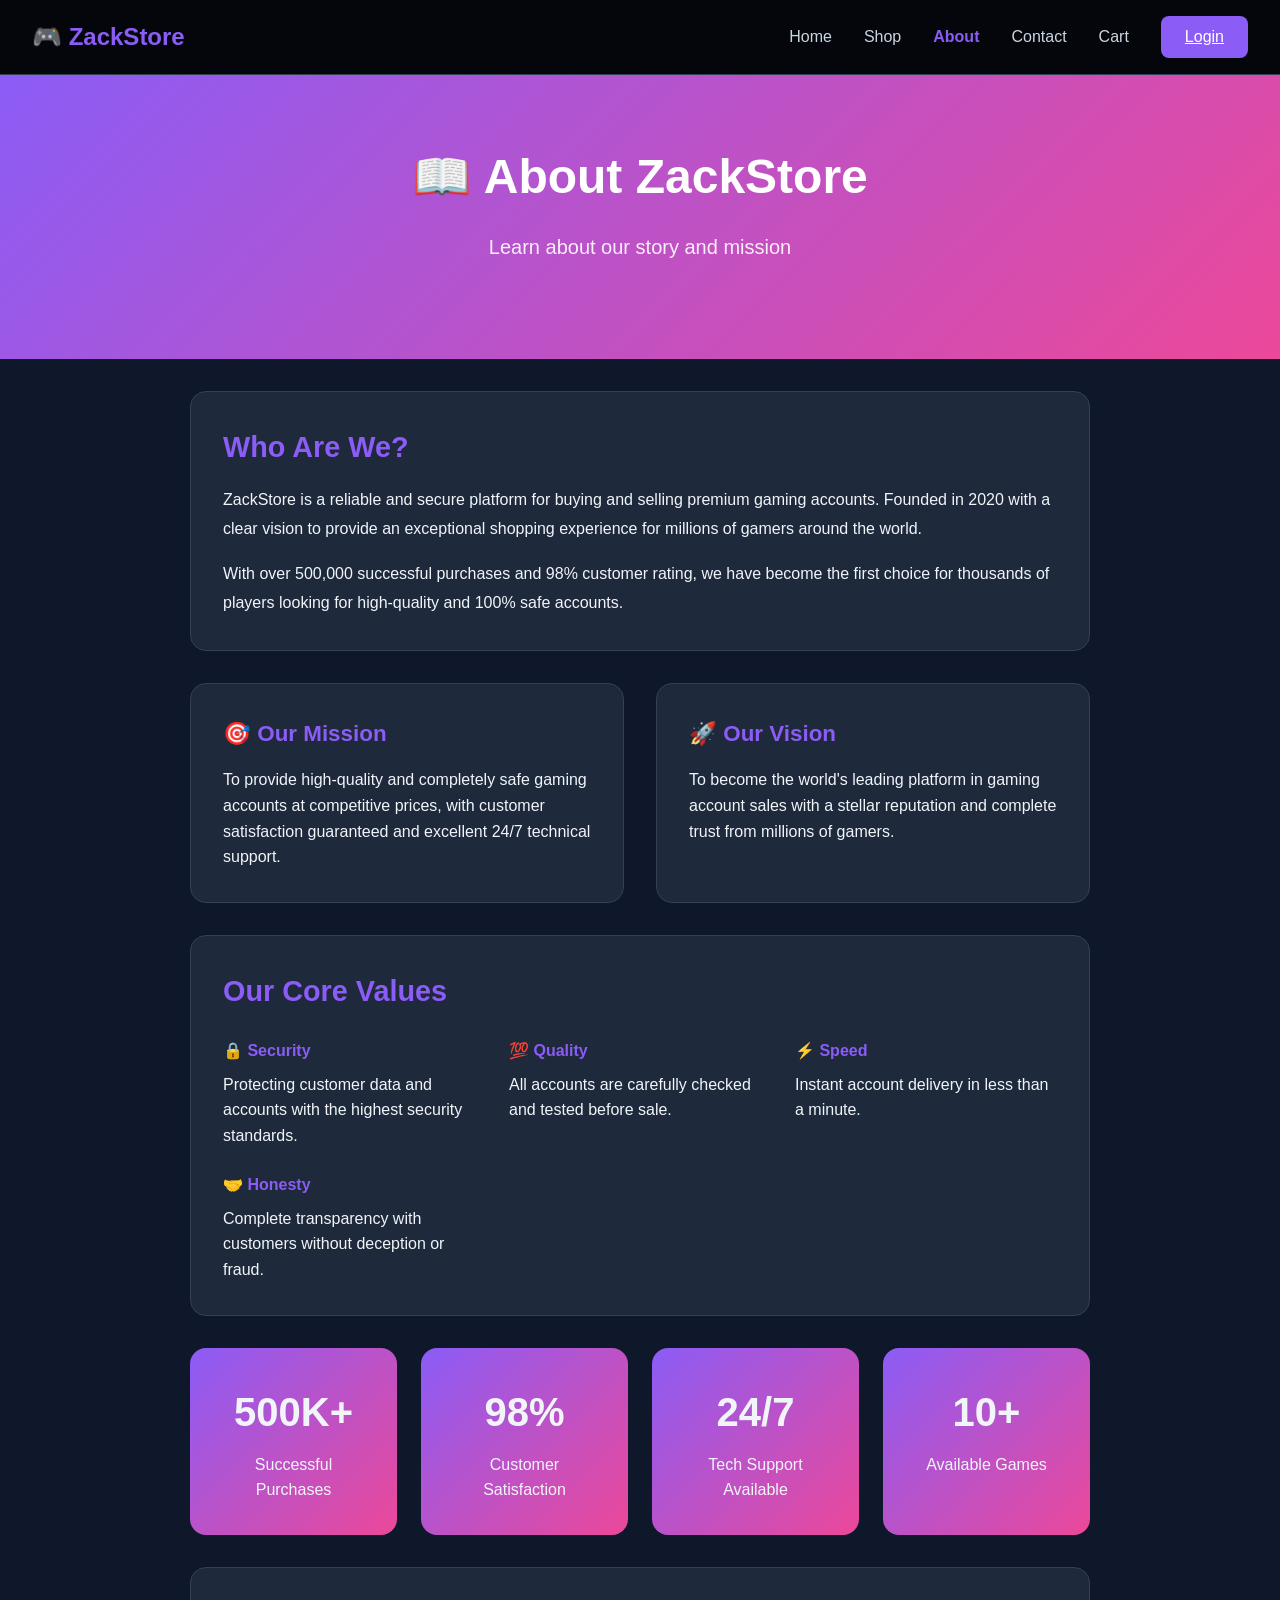
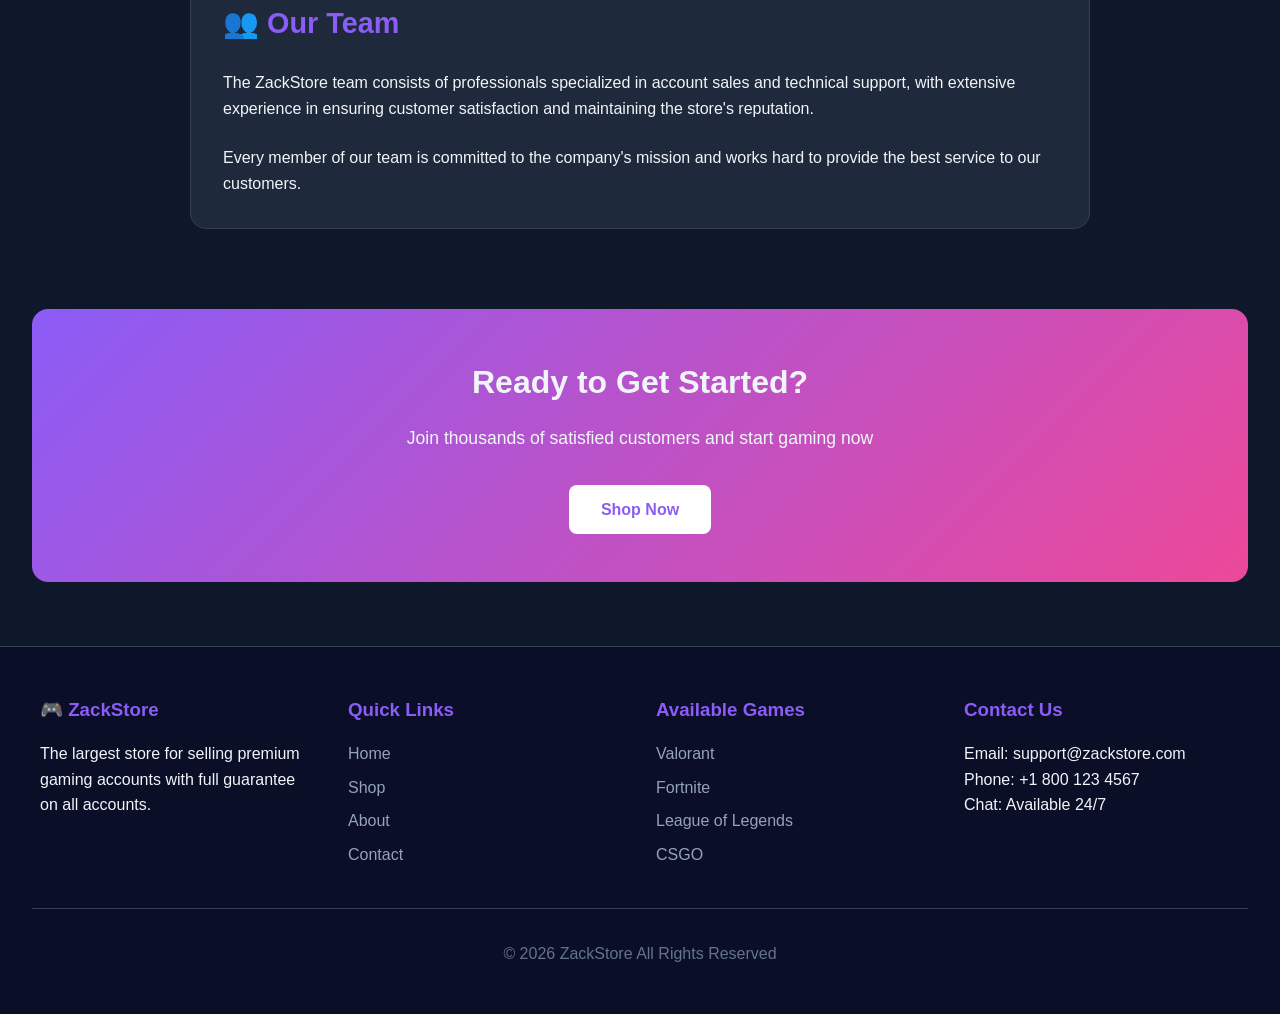
<file: about.html>
<!DOCTYPE html>
<html lang="en">
<head>
  <meta charset="UTF-8">
  <meta name="viewport" content="width=device-width, initial-scale=1.0">
  <title>About - ZackStore</title>
  <link rel="stylesheet" href="style.css">
</head>

<body>
  <!-- Navbar -->
  <nav class="navbar">
    <div class="navbar-brand">
      🎮 ZackStore
    </div>
    <div class="nav-menu">
      <a href="index.html" class="nav-link">Home</a>
      <a href="shop.html" class="nav-link">Shop</a>
      <a href="about.html" class="nav-link" style="color: var(--primary); font-weight: bold;">About</a>
      <a href="contact.html" class="nav-link">Contact</a>
      <a href="cart.html" class="nav-link">Cart</a>
      <a href="login.html" class="nav-btn">Login</a>
    </div>
  </nav>

  <!-- Page Header -->
  <section class="hero">
    <h1>📖 About ZackStore</h1>
    <p>Learn about our story and mission</p>
  </section>

  <!-- About Content -->
  <section class="container">
    <div style="max-width: 900px; margin: 0 auto;">
      
      <!-- Company Story -->
      <div style="background-color: var(--card-bg); padding: 2rem; border-radius: 1rem; border: 1px solid var(--border-color); margin-bottom: 2rem;">
        <h2 style="color: var(--primary); margin-bottom: 1rem; font-size: 1.8rem;">Who Are We?</h2>
        <p style="line-height: 1.8; margin-bottom: 1rem;">
          ZackStore is a reliable and secure platform for buying and selling premium gaming accounts. Founded in 2020 with a clear vision to provide an exceptional shopping experience for millions of gamers around the world.
        </p>
        <p style="line-height: 1.8;">
          With over 500,000 successful purchases and 98% customer rating, we have become the first choice for thousands of players looking for high-quality and 100% safe accounts.
        </p>
      </div>

      <!-- Mission & Vision -->
      <div style="display: grid; grid-template-columns: 1fr 1fr; gap: 2rem; margin-bottom: 2rem;">
        <div style="background-color: var(--card-bg); padding: 2rem; border-radius: 1rem; border: 1px solid var(--border-color);">
          <h3 style="color: var(--primary); margin-bottom: 1rem; font-size: 1.4rem;">🎯 Our Mission</h3>
          <p>
            To provide high-quality and completely safe gaming accounts at competitive prices, with customer satisfaction guaranteed and excellent 24/7 technical support.
          </p>
        </div>

        <div style="background-color: var(--card-bg); padding: 2rem; border-radius: 1rem; border: 1px solid var(--border-color);">
          <h3 style="color: var(--primary); margin-bottom: 1rem; font-size: 1.4rem;">🚀 Our Vision</h3>
          <p>
            To become the world's leading platform in gaming account sales with a stellar reputation and complete trust from millions of gamers.
          </p>
        </div>
      </div>

      <!-- Values -->
      <div style="background-color: var(--card-bg); padding: 2rem; border-radius: 1rem; border: 1px solid var(--border-color); margin-bottom: 2rem;">
        <h2 style="color: var(--primary); margin-bottom: 1.5rem; font-size: 1.8rem;">Our Core Values</h2>
        <div style="display: grid; grid-template-columns: repeat(auto-fit, minmax(200px, 1fr)); gap: 1.5rem;">
          <div>
            <h4 style="color: var(--primary); margin-bottom: 0.5rem;">🔒 Security</h4>
            <p>Protecting customer data and accounts with the highest security standards.</p>
          </div>
          <div>
            <h4 style="color: var(--primary); margin-bottom: 0.5rem;">💯 Quality</h4>
            <p>All accounts are carefully checked and tested before sale.</p>
          </div>
          <div>
            <h4 style="color: var(--primary); margin-bottom: 0.5rem;">⚡ Speed</h4>
            <p>Instant account delivery in less than a minute.</p>
          </div>
          <div>
            <h4 style="color: var(--primary); margin-bottom: 0.5rem;">🤝 Honesty</h4>
            <p>Complete transparency with customers without deception or fraud.</p>
          </div>
        </div>
      </div>

      <!-- Statistics -->
      <div style="display: grid; grid-template-columns: repeat(auto-fit, minmax(150px, 1fr)); gap: 1.5rem; margin-bottom: 2rem;">
        <div style="background: linear-gradient(135deg, #8b5cf6 0%, #ec4899 100%); padding: 2rem; border-radius: 1rem; text-align: center;">
          <div style="font-size: 2.5rem; font-weight: bold; margin-bottom: 0.5rem;">500K+</div>
          <div>Successful Purchases</div>
        </div>
        <div style="background: linear-gradient(135deg, #8b5cf6 0%, #ec4899 100%); padding: 2rem; border-radius: 1rem; text-align: center;">
          <div style="font-size: 2.5rem; font-weight: bold; margin-bottom: 0.5rem;">98%</div>
          <div>Customer Satisfaction</div>
        </div>
        <div style="background: linear-gradient(135deg, #8b5cf6 0%, #ec4899 100%); padding: 2rem; border-radius: 1rem; text-align: center;">
          <div style="font-size: 2.5rem; font-weight: bold; margin-bottom: 0.5rem;">24/7</div>
          <div>Tech Support Available</div>
        </div>
        <div style="background: linear-gradient(135deg, #8b5cf6 0%, #ec4899 100%); padding: 2rem; border-radius: 1rem; text-align: center;">
          <div style="font-size: 2.5rem; font-weight: bold; margin-bottom: 0.5rem;">10+</div>
          <div>Available Games</div>
        </div>
      </div>

      <!-- Team -->
      <div style="background-color: var(--card-bg); padding: 2rem; border-radius: 1rem; border: 1px solid var(--border-color);">
        <h2 style="color: var(--primary); margin-bottom: 1.5rem; font-size: 1.8rem;">👥 Our Team</h2>
        <p style="margin-bottom: 1.5rem;">
          The ZackStore team consists of professionals specialized in account sales and technical support, with extensive experience in ensuring customer satisfaction and maintaining the store's reputation.
        </p>
        <p>
          Every member of our team is committed to the company's mission and works hard to provide the best service to our customers.
        </p>
      </div>

    </div>
  </section>

  <!-- CTA Section -->
  <section style="background: linear-gradient(135deg, #8b5cf6 0%, #ec4899 100%); margin: 3rem 2rem; padding: 3rem; text-align: center; border-radius: 1rem;">
    <h2 style="font-size: 2rem; margin-bottom: 1rem;">Ready to Get Started?</h2>
    <p style="margin-bottom: 2rem; font-size: 1.1rem;">Join thousands of satisfied customers and start gaming now</p>
    <a href="shop.html" class="btn-primary">Shop Now</a>
  </section>

  <!-- Footer -->
  <footer class="footer">
    <div class="footer-content">
      <div class="footer-section">
        <h3>🎮 ZackStore</h3>
        <p>The largest store for selling premium gaming accounts with full guarantee on all accounts.</p>
      </div>
      <div class="footer-section">
        <h3>Quick Links</h3>
        <a href="index.html">Home</a>
        <a href="shop.html">Shop</a>
        <a href="about.html">About</a>
        <a href="contact.html">Contact</a>
      </div>
      <div class="footer-section">
        <h3>Available Games</h3>
        <a href="#">Valorant</a>
        <a href="#">Fortnite</a>
        <a href="#">League of Legends</a>
        <a href="#">CSGO</a>
      </div>
      <div class="footer-section">
        <h3>Contact Us</h3>
        <p>Email: support@zackstore.com</p>
        <p>Phone: +1 800 123 4567</p>
        <p>Chat: Available 24/7</p>
      </div>
    </div>
    <div class="footer-bottom">
      <p>&copy; 2026 ZackStore All Rights Reserved</p>
    </div>
  </footer>
</body>
</html>
</file>
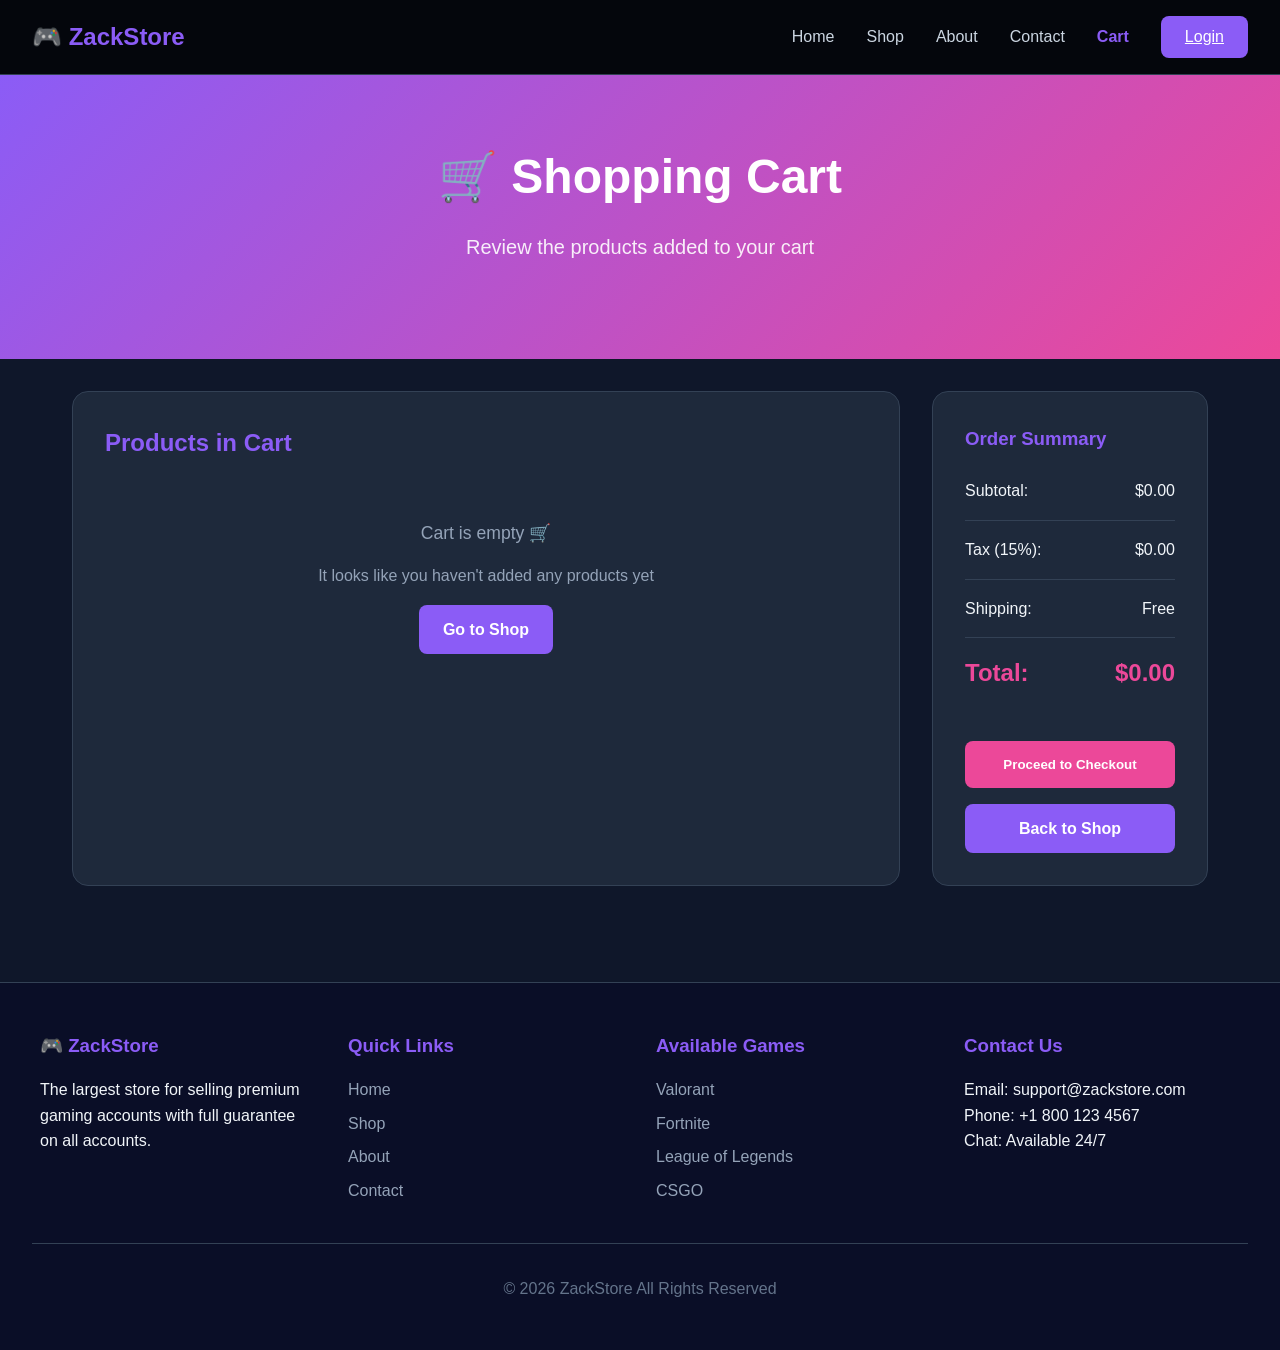
<file: cart.html>
<!DOCTYPE html>
<html lang="en">
<head>
  <meta charset="UTF-8">
  <meta name="viewport" content="width=device-width, initial-scale=1.0">
  <title>Cart - ZackStore</title>
  <link rel="stylesheet" href="style.css">
</head>

<body>
  <!-- Notification -->
  <div id="notification" class="notification"></div>

  <!-- Navbar -->
  <nav class="navbar">
    <div class="navbar-brand">
      🎮 ZackStore
    </div>
    <div class="nav-menu">
      <a href="index.html" class="nav-link">Home</a>
      <a href="shop.html" class="nav-link">Shop</a>
      <a href="about.html" class="nav-link">About</a>
      <a href="contact.html" class="nav-link">Contact</a>
      <a href="cart.html" class="nav-link" style="color: var(--primary); font-weight: bold;">Cart</a>
      <a href="login.html" class="nav-btn">Login</a>
    </div>
  </nav>

  <!-- Page Header -->
  <section class="hero">
    <h1>🛒 Shopping Cart</h1>
    <p>Review the products added to your cart</p>
  </section>

  <!-- Cart Content -->
  <section class="container">
    <div class="cart-container">
      <!-- Cart Items -->
      <div class="cart-items">
        <h2 style="color: var(--primary); margin-bottom: 1.5rem;">Products in Cart</h2>
        <div id="cartList">
          <div style="text-align: center; padding: 2rem; color: #94a3b8;">
            <p>Cart is empty</p>
            <a href="shop.html" class="btn-secondary" style="display: inline-block; margin-top: 1rem;">Go to Shop</a>
          </div>
        </div>
      </div>

      <!-- Cart Summary -->
      <div class="cart-summary">
        <h3 style="color: var(--primary); margin-bottom: 1.5rem;">Order Summary</h3>
        
        <div class="summary-row">
          <span>Subtotal:</span>
          <span id="subtotal">$0.00</span>
        </div>

        <div class="summary-row">
          <span>Tax (15%):</span>
          <span id="tax">$0.00</span>
        </div>

        <div class="summary-row">
          <span>Shipping:</span>
          <span id="shipping">Free</span>
        </div>

        <div class="summary-row total">
          <span>Total:</span>
          <span id="total">$0.00</span>
        </div>

        <button class="checkout-btn" onclick="checkout()">Proceed to Checkout</button>
        <a href="shop.html" class="btn-secondary" style="display: block; text-align: center; margin-top: 1rem;">Back to Shop</a>
      </div>
    </div>
  </section>

  <!-- Footer -->
  <footer class="footer">
    <div class="footer-content">
      <div class="footer-section">
        <h3>🎮 ZackStore</h3>
        <p>The largest store for selling premium gaming accounts with full guarantee on all accounts.</p>
      </div>
      <div class="footer-section">
        <h3>Quick Links</h3>
        <a href="index.html">Home</a>
        <a href="shop.html">Shop</a>
        <a href="about.html">About</a>
        <a href="contact.html">Contact</a>
      </div>
      <div class="footer-section">
        <h3>Available Games</h3>
        <a href="#">Valorant</a>
        <a href="#">Fortnite</a>
        <a href="#">League of Legends</a>
        <a href="#">CSGO</a>
      </div>
      <div class="footer-section">
        <h3>Contact Us</h3>
        <p>Email: support@zackstore.com</p>
        <p>Phone: +1 800 123 4567</p>
        <p>Chat: Available 24/7</p>
      </div>
    </div>
    <div class="footer-bottom">
      <p>&copy; 2026 ZackStore All Rights Reserved</p>
    </div>
  </footer>

  <script src="cart.js"></script>
</body>
</html>
</file>
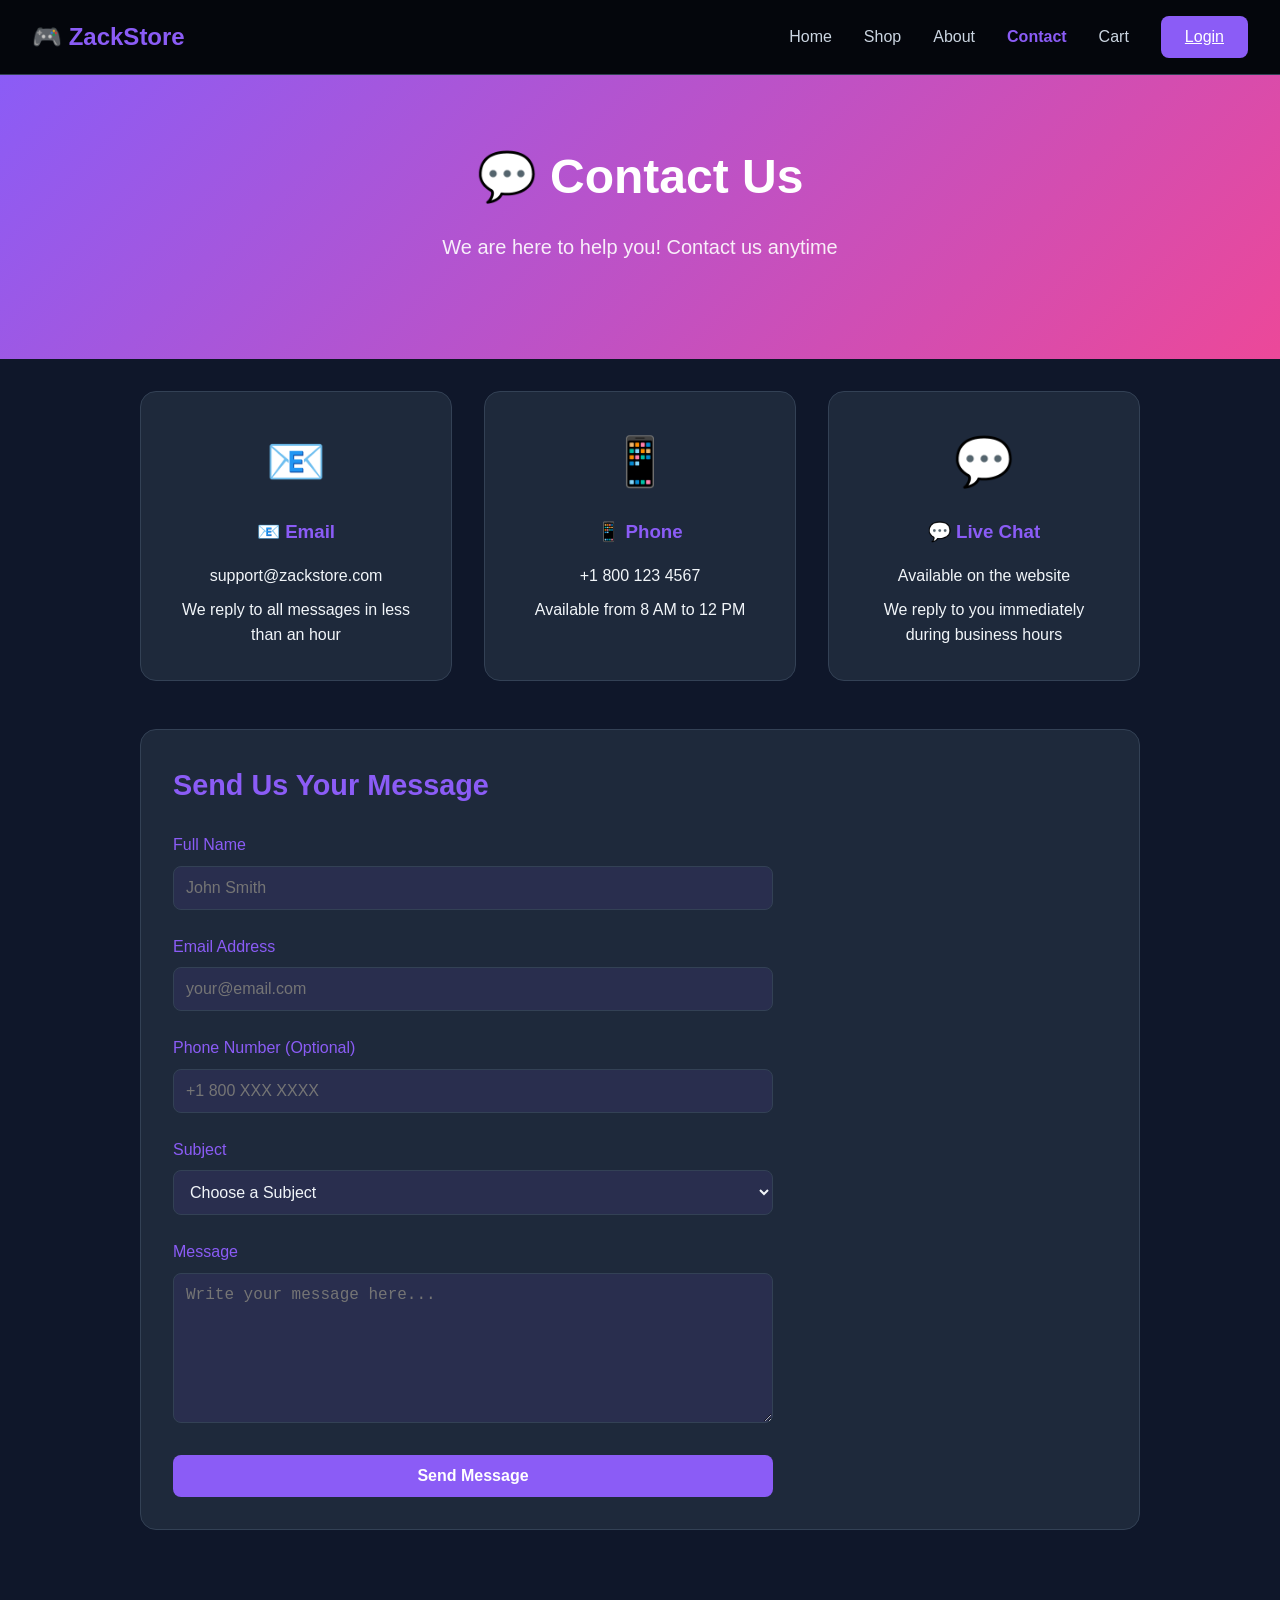
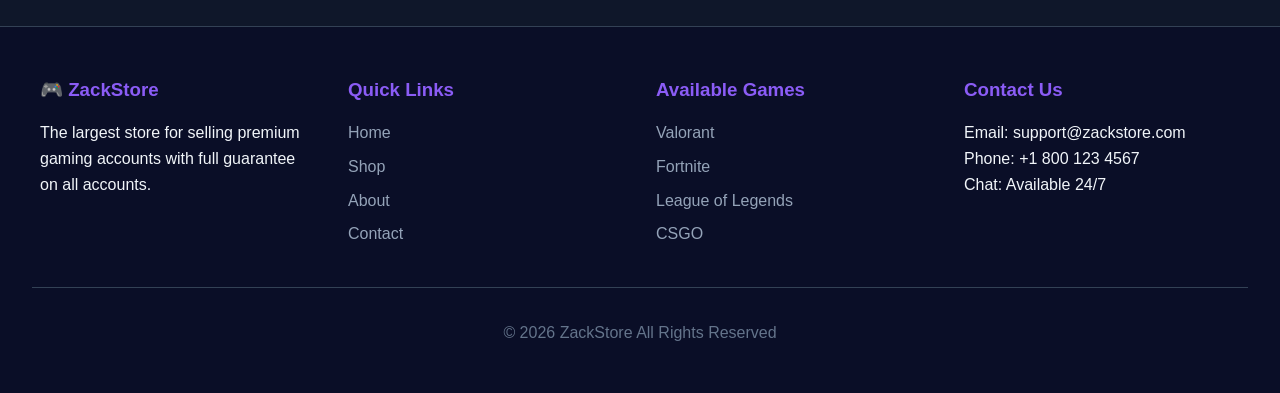
<file: contact.html>
<!DOCTYPE html>
<html lang="en">
<head>
  <meta charset="UTF-8">
  <meta name="viewport" content="width=device-width, initial-scale=1.0">
  <title>Contact - ZackStore</title>
  <link rel="stylesheet" href="style.css">
</head>

<body>
  <!-- Notification -->
  <div id="notification" class="notification"></div>

  <!-- Navbar -->
  <nav class="navbar">
    <div class="navbar-brand">
      🎮 ZackStore
    </div>
    <div class="nav-menu">
      <a href="index.html" class="nav-link">Home</a>
      <a href="shop.html" class="nav-link">Shop</a>
      <a href="about.html" class="nav-link">About</a>
      <a href="contact.html" class="nav-link" style="color: var(--primary); font-weight: bold;">Contact</a>
      <a href="cart.html" class="nav-link">Cart</a>
      <a href="login.html" class="nav-btn">Login</a>
    </div>
  </nav>

  <!-- Page Header -->
  <section class="hero">
    <h1>💬 Contact Us</h1>
    <p>We are here to help you! Contact us anytime</p>
  </section>

  <!-- Contact Content -->
  <section class="container">
    <div style="max-width: 1000px; margin: 0 auto;">
      
      <!-- Contact Info -->
      <div style="display: grid; grid-template-columns: repeat(auto-fit, minmax(250px, 1fr)); gap: 2rem; margin-bottom: 3rem;">
        
        <div style="background-color: var(--card-bg); padding: 2rem; border-radius: 1rem; border: 1px solid var(--border-color); text-align: center;">
          <div style="font-size: 3rem; margin-bottom: 1rem;">📧</div>
          <h3 style="color: var(--primary); margin-bottom: 1rem;">📧 Email</h3>
          <p style="margin-bottom: 0.5rem;">support@zackstore.com</p>
          <p>We reply to all messages in less than an hour</p>
        </div>

        <div style="background-color: var(--card-bg); padding: 2rem; border-radius: 1rem; border: 1px solid var(--border-color); text-align: center;">
          <div style="font-size: 3rem; margin-bottom: 1rem;">📱</div>
          <h3 style="color: var(--primary); margin-bottom: 1rem;">📱 Phone</h3>
          <p style="margin-bottom: 0.5rem;">+1 800 123 4567</p>
          <p>Available from 8 AM to 12 PM</p>
        </div>

        <div style="background-color: var(--card-bg); padding: 2rem; border-radius: 1rem; border: 1px solid var(--border-color); text-align: center;">
          <div style="font-size: 3rem; margin-bottom: 1rem;">💬</div>
          <h3 style="color: var(--primary); margin-bottom: 1rem;">💬 Live Chat</h3>
          <p style="margin-bottom: 0.5rem;">Available on the website</p>
          <p>We reply to you immediately during business hours</p>
        </div>

      </div>

      <!-- Contact Form -->
      <div style="background-color: var(--card-bg); padding: 2rem; border-radius: 1rem; border: 1px solid var(--border-color);">
        <h2 style="color: var(--primary); margin-bottom: 1.5rem; font-size: 1.8rem;">Send Us Your Message</h2>
        
        <form id="contactForm" style="max-width: 600px;">
          
          <div class="form-group">
            <label class="form-label">Full Name</label>
            <input type="text" class="form-input" placeholder="John Smith" required>
          </div>

          <div class="form-group">
            <label class="form-label">Email Address</label>
            <input type="email" class="form-input" placeholder="your@email.com" required>
          </div>

          <div class="form-group">
            <label class="form-label">Phone Number (Optional)</label>
            <input type="tel" class="form-input" placeholder="+1 800 XXX XXXX">
          </div>

          <div class="form-group">
            <label class="form-label">Subject</label>
            <select class="form-input" required>
              <option value="">Choose a Subject</option>
              <option value="support">Technical Support</option>
              <option value="complaint">Complaint or Issue</option>
              <option value="suggestion">Suggestion</option>
              <option value="sale">Sales Inquiry</option>
              <option value="other">Other</option>
            </select>
          </div>

          <div class="form-group">
            <label class="form-label">Message</label>
            <textarea class="form-textarea" placeholder="Write your message here..." required></textarea>
          </div>

          <button type="submit" class="btn-secondary" style="width: 100%; padding: 0.75rem; cursor: pointer;">Send Message</button>
        </form>
      </div>

      
    </div>
  </section>

  <!-- Footer -->
  <footer class="footer">
    <div class="footer-content">
      <div class="footer-section">
        <h3>🎮 ZackStore</h3>
        <p>The largest store for selling premium gaming accounts with full guarantee on all accounts.</p>
      </div>
      <div class="footer-section">
        <h3>Quick Links</h3>
        <a href="index.html">Home</a>
        <a href="shop.html">Shop</a>
        <a href="about.html">About</a>
        <a href="contact.html">Contact</a>
      </div>
      <div class="footer-section">
        <h3>Available Games</h3>
        <a href="#">Valorant</a>
        <a href="#">Fortnite</a>
        <a href="#">League of Legends</a>
        <a href="#">CSGO</a>
      </div>
      <div class="footer-section">
        <h3>Contact Us</h3>
        <p>Email: support@zackstore.com</p>
        <p>Phone: +1 800 123 4567</p>
        <p>Chat: Available 24/7</p>
      </div>
    </div>
    <div class="footer-bottom">
      <p>&copy; 2026 ZackStore All Rights Reserved</p>
    </div>
  </footer>

  <script>
    document.getElementById('contactForm').addEventListener('submit', function(e) {
      e.preventDefault();
      showNotif('Your message has been sent successfully! We will reply to you soon');
      this.reset();
    });

    function showNotif(msg) {
      const notif = document.getElementById('notification');
      notif.innerText = msg;
      notif.classList.add('show');
      setTimeout(() => notif.classList.remove('show'), 3000);
    }
  </script>
</body>
</html>
</file>
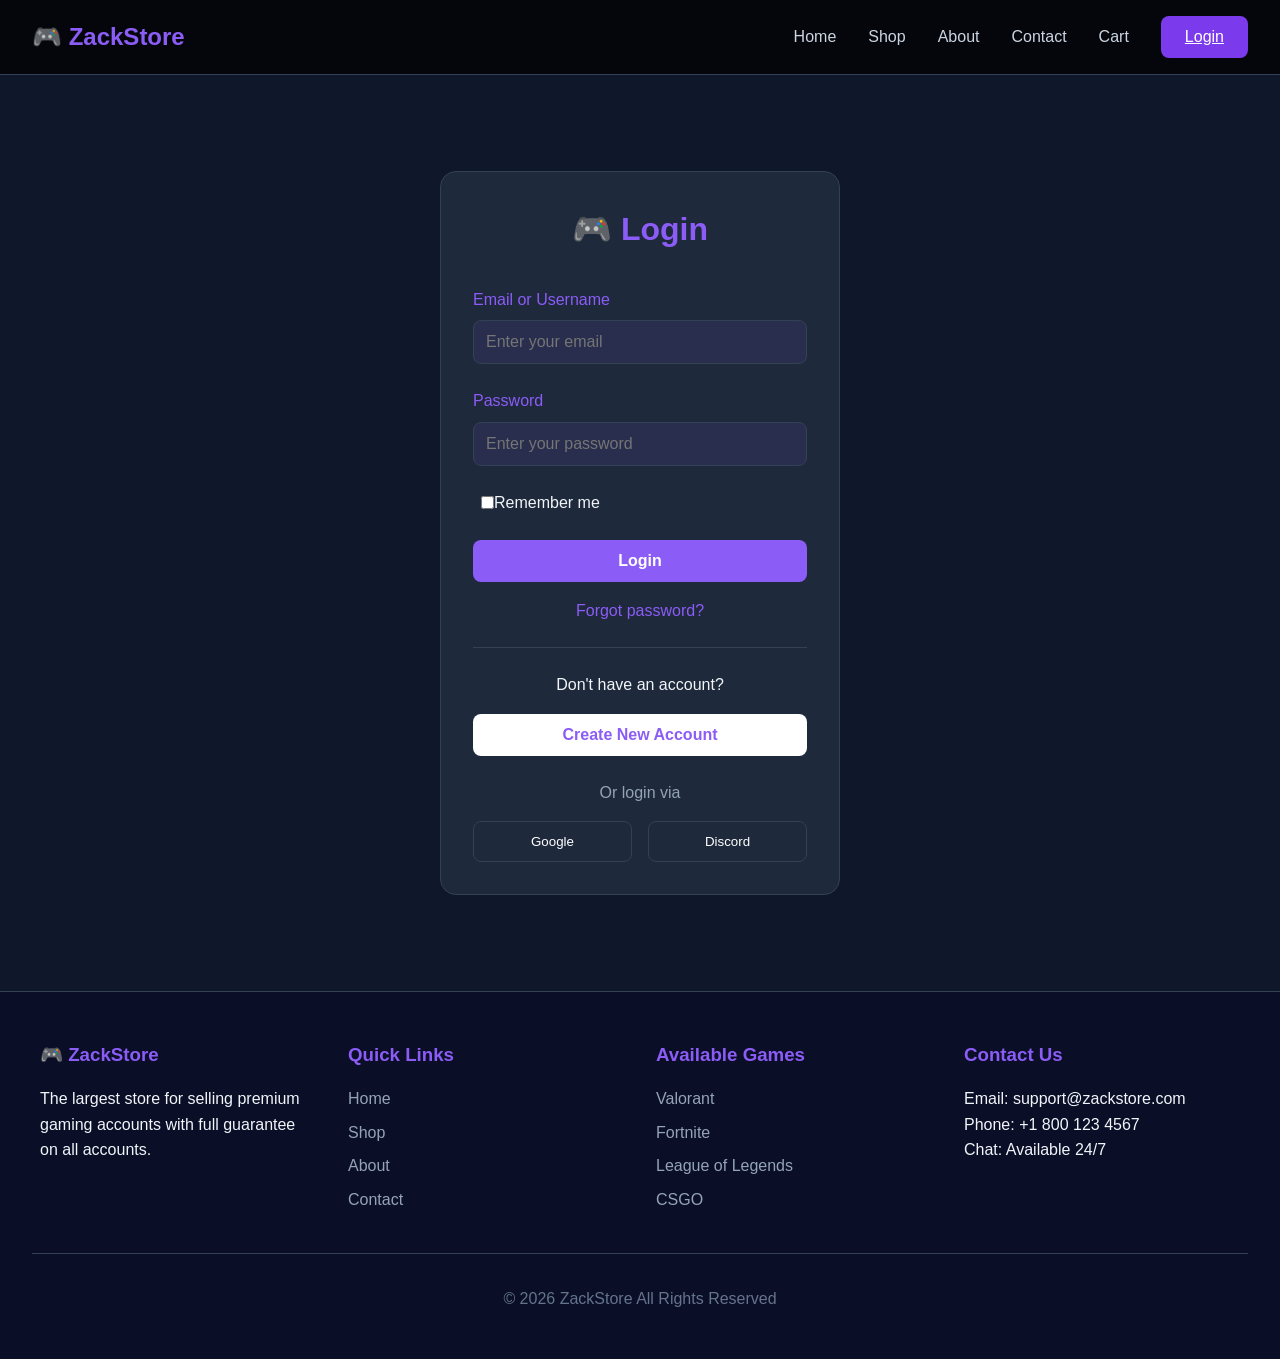
<file: login.html>
<!DOCTYPE html>
<html lang="en">
<head>
  <meta charset="UTF-8">
  <meta name="viewport" content="width=device-width, initial-scale=1.0">
  <title>Login - ZackStore</title>
  <link rel="stylesheet" href="style.css">
</head>

<body>
  <!-- Notification -->
  <div id="notification" class="notification"></div>

  <!-- Navbar -->
  <nav class="navbar">
    <div class="navbar-brand">
      🎮 ZackStore
    </div>
    <div class="nav-menu">
      <a href="index.html" class="nav-link">Home</a>
      <a href="shop.html" class="nav-link">Shop</a>
      <a href="about.html" class="nav-link">About</a>
      <a href="contact.html" class="nav-link">Contact</a>
      <a href="cart.html" class="nav-link">Cart</a>
      <a href="login.html" class="nav-btn" style="background-color: var(--primary-dark);">Login</a>
    </div>
  </nav>

  <!-- Login Container -->
  <section class="container">
    <div class="login-container">
      <h1 class="login-title">🎮 Login</h1>

      <!-- Login Form -->
      <form id="loginForm">
        <div class="form-group">
          <label class="form-label">Email or Username</label>
          <input type="text" class="form-input" placeholder="Enter your email" required>
        </div>

        <div class="form-group">
          <label class="form-label">Password</label>
          <input type="password" class="form-input" placeholder="Enter your password" required>
        </div>

        <div style="display: flex; align-items: center; margin-bottom: 1.5rem;">
          <input type="checkbox" id="remember" style="margin-left: 0.5rem; cursor: pointer;">
          <label for="remember" style="cursor: pointer;">Remember me</label>
        </div>

        <button type="submit" class="btn-secondary" style="width: 100%; padding: 0.75rem; cursor: pointer;">Login</button>
      </form>

      <!-- Links -->
      <div class="login-link">
        <a href="#">Forgot password?</a>
      </div>

      <hr style="border: none; border-top: 1px solid var(--border-color); margin: 1.5rem 0;">

      <!-- Sign Up Link -->
      <p style="text-align: center; margin-bottom: 1rem;">Don't have an account?</p>
      <button type="button" class="btn-primary" style="width: 100%; padding: 0.75rem; text-decoration: none;" onclick="location.href='signup.html'">Create New Account</button>

      <!-- Social Login -->
      <div style="margin-top: 1.5rem; text-align: center;">
        <p style="color: #94a3b8; margin-bottom: 1rem;">Or login via</p>
        <div style="display: grid; grid-template-columns: 1fr 1fr; gap: 1rem;">
          <button type="button" style="background-color: var(--card-bg); border: 1px solid var(--border-color); padding: 0.75rem; border-radius: 0.5rem; color: white; cursor: pointer; transition: all 0.3s ease;" onmouseover="this.style.borderColor='var(--primary)'" onmouseout="this.style.borderColor='var(--border-color)'">
            Google
          </button>
          <button type="button" style="background-color: var(--card-bg); border: 1px solid var(--border-color); padding: 0.75rem; border-radius: 0.5rem; color: white; cursor: pointer; transition: all 0.3s ease;" onmouseover="this.style.borderColor='var(--primary)'" onmouseout="this.style.borderColor='var(--border-color)'">
            Discord
          </button>
        </div>
      </div>

    </div>
  </section>

  <!-- Footer -->
  <footer class="footer" style="margin-top: auto;">
    <div class="footer-content">
      <div class="footer-section">
        <h3>🎮 ZackStore</h3>
        <p>The largest store for selling premium gaming accounts with full guarantee on all accounts.</p>
      </div>
      <div class="footer-section">
        <h3>Quick Links</h3>
        <a href="index.html">Home</a>
        <a href="shop.html">Shop</a>
        <a href="about.html">About</a>
        <a href="contact.html">Contact</a>
      </div>
      <div class="footer-section">
        <h3>Available Games</h3>
        <a href="#">Valorant</a>
        <a href="#">Fortnite</a>
        <a href="#">League of Legends</a>
        <a href="#">CSGO</a>
      </div>
      <div class="footer-section">
        <h3>Contact Us</h3>
        <p>Email: support@zackstore.com</p>
        <p>Phone: +1 800 123 4567</p>
        <p>Chat: Available 24/7</p>
      </div>
    </div>
    <div class="footer-bottom">
      <p>&copy; 2026 ZackStore All Rights Reserved</p>
    </div>
  </footer>

  <script>
    document.getElementById('loginForm').addEventListener('submit', function(e) {
      e.preventDefault();
      showNotif('You have logged in successfully!');
      setTimeout(() => {
        window.location.href = 'index.html';
      }, 2000);
    });

    function showNotif(msg) {
      const notif = document.getElementById('notification');
      notif.innerText = msg;
      notif.classList.add('show');
      setTimeout(() => notif.classList.remove('show'), 3000);
    }
  </script>
</body>
</html>
</file>
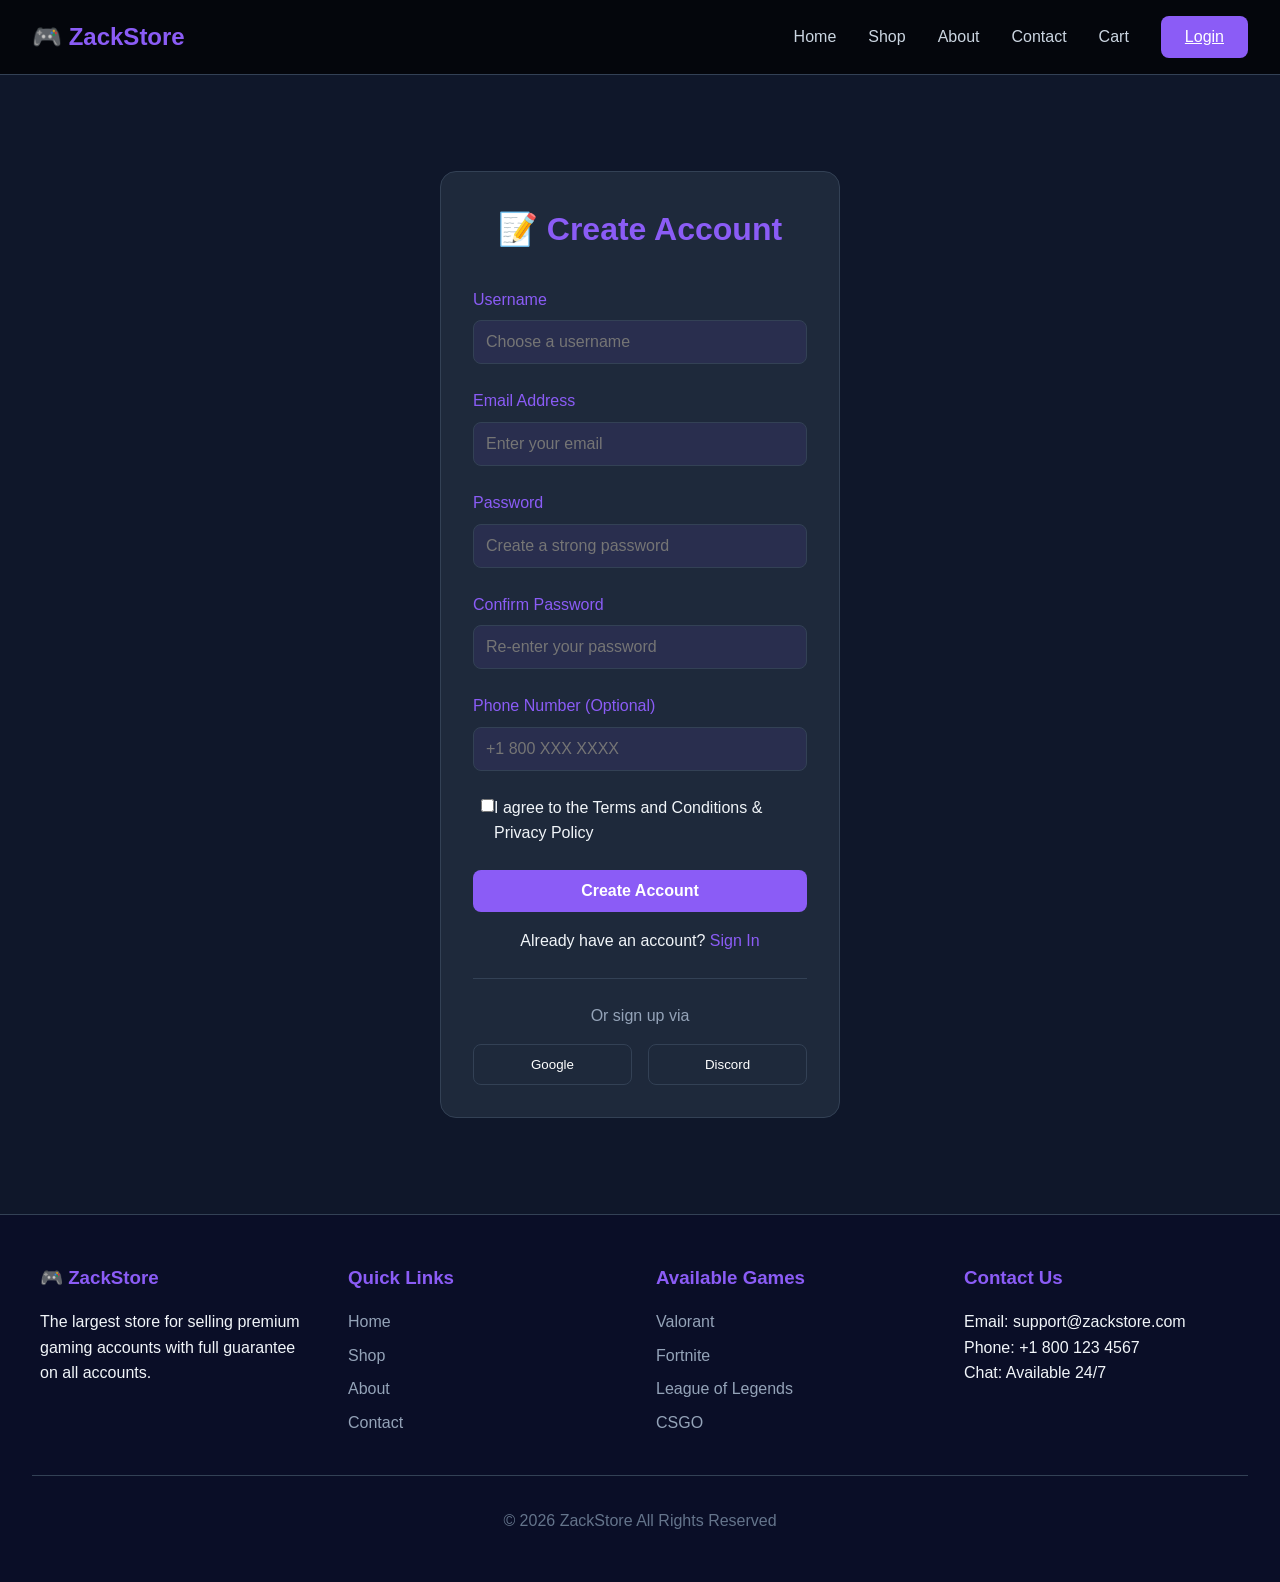
<file: signup.html>
<!DOCTYPE html>
<html lang="en">
<head>
  <meta charset="UTF-8">
  <meta name="viewport" content="width=device-width, initial-scale=1.0">
  <title>Sign Up - ZackStore</title>
  <link rel="stylesheet" href="style.css">
</head>

<body>
  <!-- Notification -->
  <div id="notification" class="notification"></div>

  <!-- Navbar -->
  <nav class="navbar">
    <div class="navbar-brand">
      🎮 ZackStore
    </div>
    <div class="nav-menu">
      <a href="index.html" class="nav-link">Home</a>
      <a href="shop.html" class="nav-link">Shop</a>
      <a href="about.html" class="nav-link">About</a>
      <a href="contact.html" class="nav-link">Contact</a>
      <a href="cart.html" class="nav-link">Cart</a>
      <a href="login.html" class="nav-btn">Login</a>
    </div>
  </nav>

  <!-- Signup Container -->
  <section class="container">
    <div class="login-container">
      <h1 class="login-title">📝 Create Account</h1>

      <!-- Signup Form -->
      <form id="signupForm">
        
        <div class="form-group">
          <label class="form-label">Username</label>
          <input type="text" class="form-input" placeholder="Choose a username" required>
        </div>

        <div class="form-group">
          <label class="form-label">Email Address</label>
          <input type="email" class="form-input" placeholder="Enter your email" required>
        </div>

        <div class="form-group">
          <label class="form-label">Password</label>
          <input type="password" class="form-input" placeholder="Create a strong password" required>
        </div>

        <div class="form-group">
          <label class="form-label">Confirm Password</label>
          <input type="password" class="form-input" placeholder="Re-enter your password" required>
        </div>

        <div class="form-group">
          <label class="form-label">Phone Number (Optional)</label>
          <input type="tel" class="form-input" placeholder="+1 800 XXX XXXX">
        </div>

        <div style="display: flex; align-items: flex-start; margin-bottom: 1.5rem;">
          <input type="checkbox" id="terms" style="margin-left: 0.5rem; cursor: pointer; margin-top: 0.25rem;" required>
          <label for="terms" style="cursor: pointer;">I agree to the Terms and Conditions & Privacy Policy</label>
        </div>

        <button type="submit" class="btn-secondary" style="width: 100%; padding: 0.75rem; cursor: pointer;">Create Account</button>
      </form>

      <!-- Links -->
      <div class="login-link">
        <p style="margin-top: 1rem;">Already have an account? <a href="login.html">Sign In</a></p>
      </div>

      <hr style="border: none; border-top: 1px solid var(--border-color); margin: 1.5rem 0;">

      <!-- Social Signup -->
      <div style="margin-top: 1.5rem; text-align: center;">
        <p style="color: #94a3b8; margin-bottom: 1rem;">Or sign up via</p>
        <div style="display: grid; grid-template-columns: 1fr 1fr; gap: 1rem;">
          <button type="button" style="background-color: var(--card-bg); border: 1px solid var(--border-color); padding: 0.75rem; border-radius: 0.5rem; color: white; cursor: pointer; transition: all 0.3s ease;" onmouseover="this.style.borderColor='var(--primary)'" onmouseout="this.style.borderColor='var(--border-color)'">
            Google
          </button>
          <button type="button" style="background-color: var(--card-bg); border: 1px solid var(--border-color); padding: 0.75rem; border-radius: 0.5rem; color: white; cursor: pointer; transition: all 0.3s ease;" onmouseover="this.style.borderColor='var(--primary)'" onmouseout="this.style.borderColor='var(--border-color)'">
            Discord
          </button>
        </div>
      </div>

    </div>
  </section>

  <!-- Footer -->
  <footer class="footer" style="margin-top: auto;">
    <div class="footer-content">
      <div class="footer-section">
        <h3>🎮 ZackStore</h3>
        <p>The largest store for selling premium gaming accounts with full guarantee on all accounts.</p>
      </div>
      <div class="footer-section">
        <h3>Quick Links</h3>
        <a href="index.html">Home</a>
        <a href="shop.html">Shop</a>
        <a href="about.html">About</a>
        <a href="contact.html">Contact</a>
      </div>
      <div class="footer-section">
        <h3>Available Games</h3>
        <a href="#">Valorant</a>
        <a href="#">Fortnite</a>
        <a href="#">League of Legends</a>
        <a href="#">CSGO</a>
      </div>
      <div class="footer-section">
        <h3>Contact Us</h3>
        <p>Email: support@zackstore.com</p>
        <p>Phone: +1 800 123 4567</p>
        <p>Chat: Available 24/7</p>
      </div>
    </div>
    <div class="footer-bottom">
      <p>&copy; 2026 ZackStore All Rights Reserved</p>
    </div>
  </footer>

  <script>
    document.getElementById('signupForm').addEventListener('submit', function(e) {
      e.preventDefault();
      const password = this.querySelector('input[type="password"]').value;
      const confirm = this.querySelectorAll('input[type="password"]')[1].value;
      
      if(password !== confirm) {
        showNotif('Passwords do not match!');
        return;
      }
      
      showNotif('Your account has been created successfully!');
      setTimeout(() => {
        window.location.href = 'login.html';
      }, 2000);
    });

    function showNotif(msg) {
      const notif = document.getElementById('notification');
      notif.innerText = msg;
      notif.classList.add('show');
      setTimeout(() => notif.classList.remove('show'), 3000);
    }
  </script>
</body>
</html>
</file>
<file: style.css>
* {
  margin: 0;
  padding: 0;
  box-sizing: border-box;
}

:root {
  --primary: #8b5cf6;
  --primary-dark: #7c3aed;
  --secondary: #ec4899;
  --dark-bg: #0f172a;
  --card-bg: #1e293b;
  --border-color: #334155;
}

body {
  font-family: 'Segoe UI', Tahoma, Geneva, Verdana, sans-serif;
  background-color: var(--dark-bg);
  color: #f1f5f9;
  line-height: 1.6;
}

/* Navbar */
.navbar {
  background: rgba(0, 0, 0, 0.7);
  backdrop-filter: blur(10px);
  padding: 1rem 2rem;
  display: flex;
  justify-content: space-between;
  align-items: center;
  border-bottom: 1px solid var(--border-color);
  position: sticky;
  top: 0;
  z-index: 1000;
}

.navbar-brand {
  font-size: 1.5rem;
  color: var(--primary);
  font-weight: bold;
  display: flex;
  align-items: center;
  gap: 0.5rem;
}

.nav-menu {
  display: flex;
  gap: 2rem;
  align-items: center;
}

.nav-link {
  color: #cbd5e1;
  text-decoration: none;
  transition: color 0.3s ease;
  font-weight: 500;
}

.nav-link:hover {
  color: var(--primary);
}

.nav-btn {
  background-color: var(--primary);
  color: white;
  padding: 0.5rem 1.5rem;
  border-radius: 0.5rem;
  border: none;
  cursor: pointer;
  transition: background-color 0.3s ease;
}

.nav-btn:hover {
  background-color: var(--primary-dark);
}

/* Hero Section */
.hero {
  background: linear-gradient(135deg, #8b5cf6 0%, #ec4899 100%);
  padding: 4rem 2rem;
  text-align: center;
  color: white;
}

.hero h1 {
  font-size: 3rem;
  margin-bottom: 1rem;
  font-weight: bold;
}

.hero p {
  font-size: 1.25rem;
  margin-bottom: 2rem;
  opacity: 0.9;
}

.btn-primary {
  background-color: white;
  color: var(--primary);
  padding: 0.75rem 2rem;
  border-radius: 0.5rem;
  border: none;
  font-size: 1rem;
  font-weight: bold;
  cursor: pointer;
  transition: all 0.3s ease;
  display: inline-block;
  text-decoration: none;
}

.btn-primary:hover {
  transform: translateY(-2px);
  box-shadow: 0 10px 25px rgba(139, 92, 246, 0.3);
}

.btn-secondary {
  background-color: var(--primary);
  color: white;
  padding: 0.75rem 2rem;
  border-radius: 0.5rem;
  border: none;
  font-size: 1rem;
  font-weight: bold;
  cursor: pointer;
  transition: all 0.3s ease;
  display: inline-block;
  text-decoration: none;
}

.btn-secondary:hover {
  background-color: var(--primary-dark);
  transform: translateY(-2px);
}

/* Container */
.container {
  max-width: 1200px;
  margin: 0 auto;
  padding: 2rem;
}

/* Section */
.section {
  padding: 4rem 2rem;
}

.section-title {
  font-size: 2.5rem;
  margin-bottom: 1rem;
  color: var(--primary);
  text-align: center;
}

.section-subtitle {
  text-align: center;
  color: #94a3b8;
  margin-bottom: 3rem;
  font-size: 1.1rem;
}

/* Product Grid */
.products-grid {
  display: grid;
  grid-template-columns: repeat(auto-fill, minmax(280px, 1fr));
  gap: 2rem;
  margin-top: 2rem;
}

.product-card {
  background-color: var(--card-bg);
  border-radius: 1rem;
  overflow: hidden;
  transition: all 0.3s ease;
  border: 1px solid var(--border-color);
  cursor: pointer;
}

.product-card:hover {
  transform: translateY(-10px);
  border-color: var(--primary);
  box-shadow: 0 20px 40px rgba(139, 92, 246, 0.2);
}

.product-image {
  width: 100%;
  height: 200px;
  object-fit: cover;
  background-color: #0f172a;
}

.product-content {
  padding: 1.5rem;
}

.product-game {
  font-size: 1.5rem;
  font-weight: bold;
  margin-bottom: 0.5rem;
  color: var(--primary);
}

.product-stats {
  display: grid;
  grid-template-columns: 1fr 1fr;
  gap: 1rem;
  margin: 1rem 0;
  font-size: 0.9rem;
}

.stat {
  padding: 0.5rem;
  background-color: rgba(139, 92, 246, 0.1);
  border-radius: 0.5rem;
}

.product-price {
  font-size: 1.5rem;
  color: var(--secondary);
  font-weight: bold;
  margin: 1rem 0;
}

.product-btn {
  width: 100%;
  background-color: var(--primary);
  color: white;
  padding: 0.75rem;
  border: none;
  border-radius: 0.5rem;
  cursor: pointer;
  transition: background-color 0.3s ease;
  font-weight: bold;
}

.product-btn:hover {
  background-color: var(--primary-dark);
}

/* Notification */
.notification {
  position: fixed;
  top: 1rem;
  right: 1rem;
  background-color: #22c55e;
  color: white;
  padding: 1rem 1.5rem;
  border-radius: 0.5rem;
  z-index: 10000;
  opacity: 0;
  transition: opacity 0.3s ease;
  display: none;
}

.notification.show {
  display: block;
  opacity: 1;
}

/* Footer */
.footer {
  background-color: #0a0e27;
  border-top: 1px solid var(--border-color);
  padding: 3rem 2rem;
  margin-top: 4rem;
}

.footer-content {
  max-width: 1200px;
  margin: 0 auto;
  display: grid;
  grid-template-columns: repeat(auto-fit, minmax(250px, 1fr));
  gap: 2rem;
  margin-bottom: 2rem;
}

.footer-section h3 {
  color: var(--primary);
  margin-bottom: 1rem;
}

.footer-section a {
  display: block;
  color: #94a3b8;
  text-decoration: none;
  margin-bottom: 0.5rem;
  transition: color 0.3s ease;
}

.footer-section a:hover {
  color: var(--primary);
}

.footer-bottom {
  text-align: center;
  padding-top: 2rem;
  border-top: 1px solid var(--border-color);
  color: #64748b;
}

/* Cart */
.cart-container {
  display: grid;
  grid-template-columns: 3fr 1fr;
  gap: 2rem;
}

.cart-items {
  background-color: var(--card-bg);
  border-radius: 1rem;
  padding: 2rem;
  border: 1px solid var(--border-color);
}

.cart-item {
  display: flex;
  justify-content: space-between;
  align-items: center;
  padding: 1rem;
  border-bottom: 1px solid var(--border-color);
}

.cart-item:last-child {
  border-bottom: none;
}

.cart-item-info h3 {
  color: var(--primary);
  margin-bottom: 0.5rem;
}

.cart-summary {
  background-color: var(--card-bg);
  border-radius: 1rem;
  padding: 2rem;
  border: 1px solid var(--border-color);
  height: fit-content;
  position: sticky;
  top: 100px;
}

.summary-row {
  display: flex;
  justify-content: space-between;
  margin-bottom: 1rem;
  padding-bottom: 1rem;
  border-bottom: 1px solid var(--border-color);
}

.summary-row.total {
  border-bottom: none;
  font-size: 1.5rem;
  font-weight: bold;
  color: var(--secondary);
}

.checkout-btn {
  width: 100%;
  background-color: var(--secondary);
  color: white;
  padding: 1rem;
  border: none;
  border-radius: 0.5rem;
  cursor: pointer;
  font-weight: bold;
  margin-top: 1rem;
  transition: background-color 0.3s ease;
}

.checkout-btn:hover {
  background-color: #be185d;
}

/* Form */
.form-group {
  margin-bottom: 1.5rem;
}

.form-label {
  display: block;
  margin-bottom: 0.5rem;
  color: var(--primary);
  font-weight: 500;
}

.form-input,
.form-textarea {
  width: 100%;
  padding: 0.75rem;
  background-color: rgba(139, 92, 246, 0.1);
  border: 1px solid var(--border-color);
  border-radius: 0.5rem;
  color: #f1f5f9;
  font-size: 1rem;
}

.form-input:focus,
.form-textarea:focus {
  outline: none;
  border-color: var(--primary);
  background-color: rgba(139, 92, 246, 0.15);
}

.form-textarea {
  resize: vertical;
  min-height: 150px;
}

/* Login Page */
.login-container {
  max-width: 400px;
  margin: 4rem auto;
  background-color: var(--card-bg);
  padding: 2rem;
  border-radius: 1rem;
  border: 1px solid var(--border-color);
}

.login-title {
  font-size: 2rem;
  color: var(--primary);
  text-align: center;
  margin-bottom: 2rem;
}

.login-link {
  text-align: center;
  margin-top: 1rem;
}

.login-link a {
  color: var(--primary);
  text-decoration: none;
}

.login-link a:hover {
  text-decoration: underline;
}

/* Responsive */
@media (max-width: 768px) {
  .hero h1 {
    font-size: 2rem;
  }

  .products-grid {
    grid-template-columns: 1fr;
  }

  .nav-menu {
    gap: 1rem;
    font-size: 0.9rem;
  }

  .cart-container {
    grid-template-columns: 1fr;
  }

  .cart-summary {
    position: static;
  }
}
</file>
